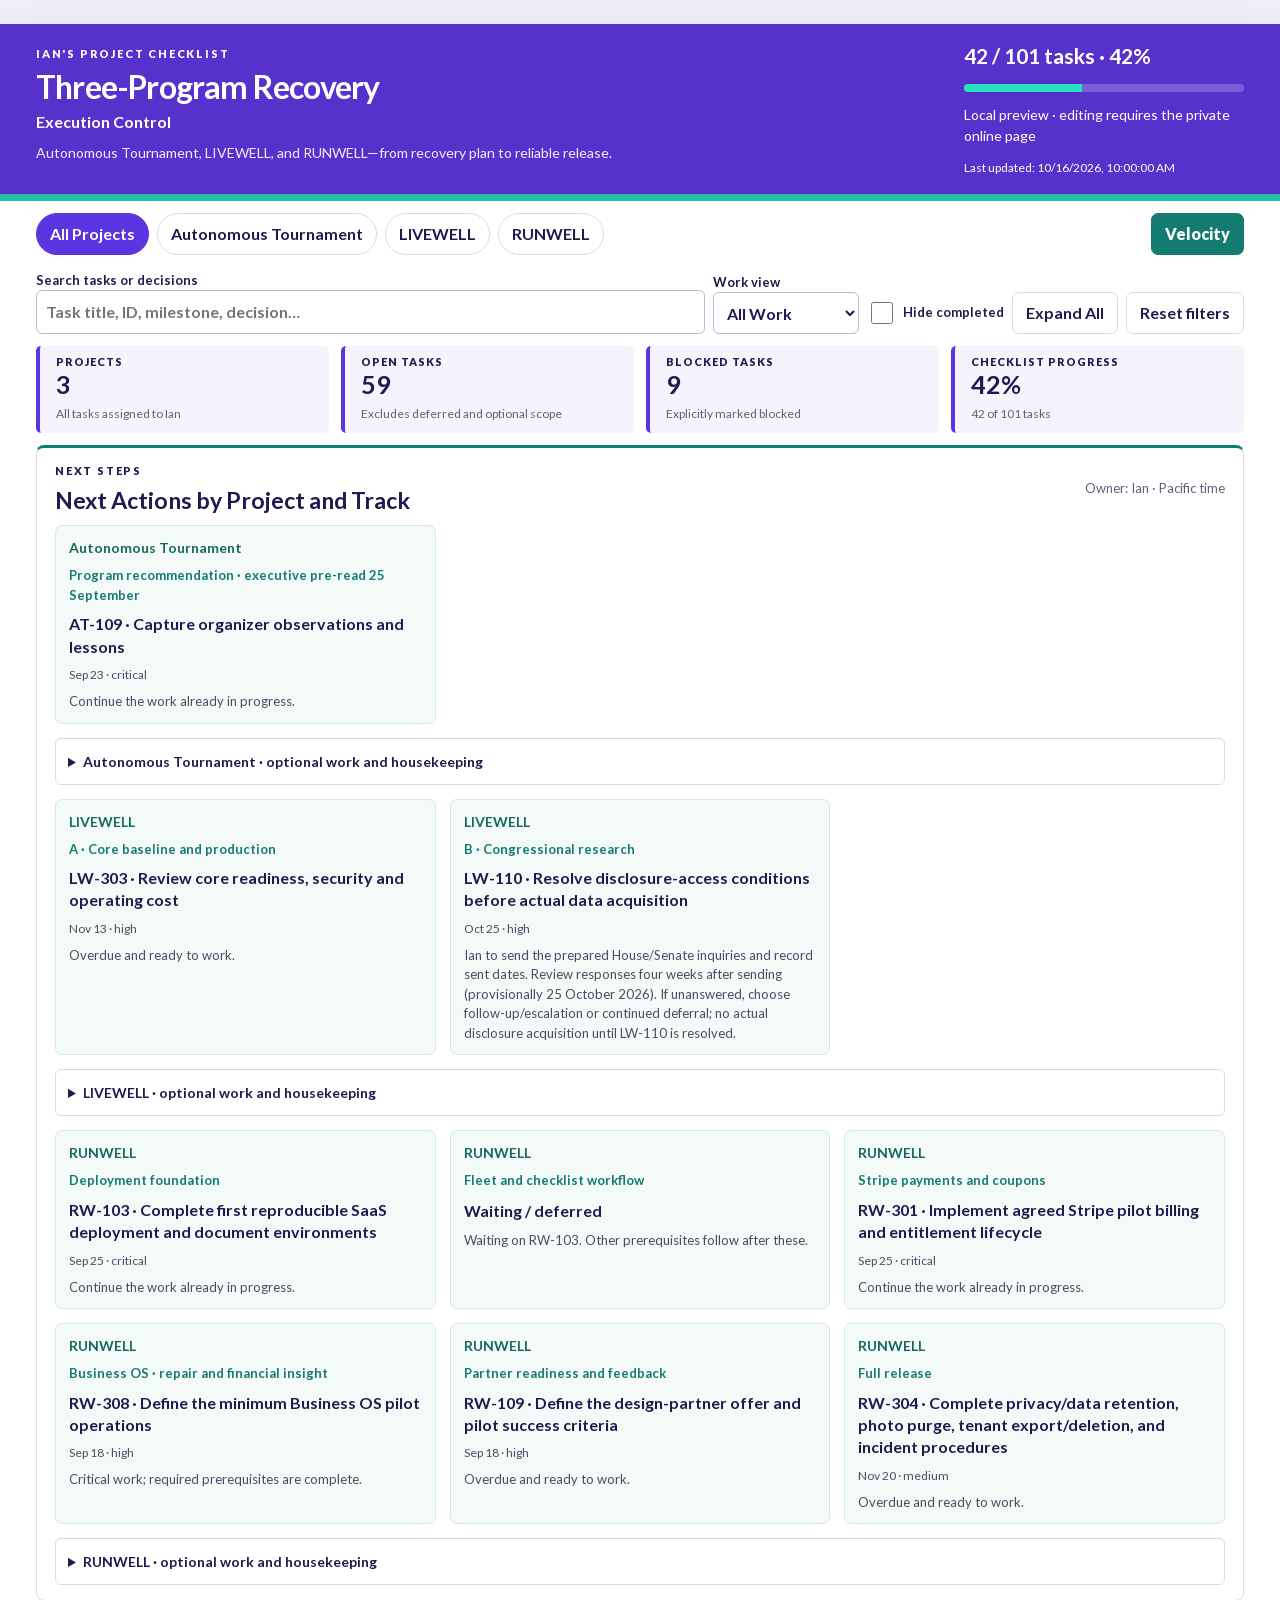
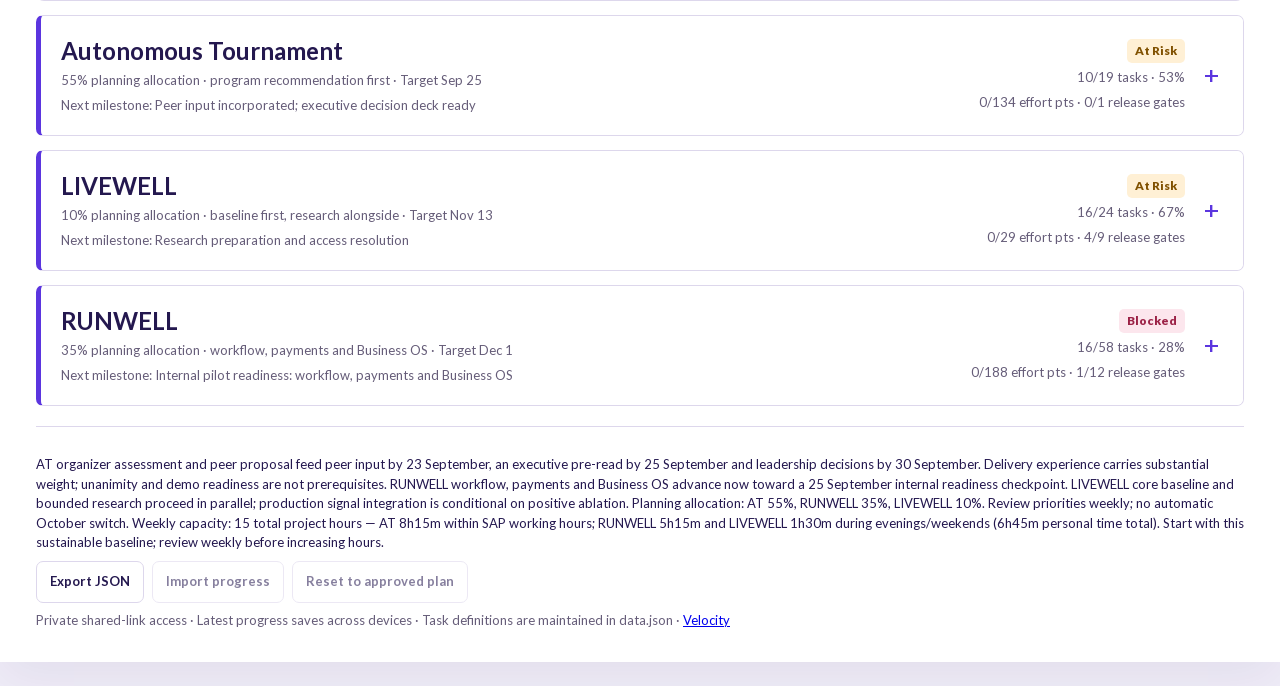
<file: index.html>
<!doctype html><html lang="en"><head><meta charset="utf-8"><meta name="viewport" content="width=device-width,initial-scale=1"><meta name="referrer" content="no-referrer"><title>Three-Program Recovery · Execution Control</title><link rel="stylesheet" href="styles.css"></head><body><main>
<header><div><p class="eyebrow">IAN'S PROJECT CHECKLIST</p><h1>Three-Program Recovery</h1><p class="header-sub">Execution Control</p><p id="subtitle">From recovery plan to reliable release.</p></div><div class="header-status"><strong id="headerProgress">Connecting…</strong><div class="progress"><span id="progressFill"></span></div><p id="sync" role="status" aria-live="polite">Loading shared progress</p><small id="updated"></small></div></header>
<section class="filters" aria-label="Checklist controls"><div class="pills" id="projects" aria-label="Project"><button data-project="all" class="active" aria-pressed="true">All Projects</button><button data-project="AT" aria-pressed="false">Autonomous Tournament</button><button data-project="LW" aria-pressed="false">LIVEWELL</button><button data-project="RW" aria-pressed="false">RUNWELL</button><a class="button velocity-button" href="VELOCITY_URL">Velocity</a></div><div class="filter-row"><label class="search">Search tasks or decisions<input id="search" type="search" placeholder="Task title, ID, milestone, decision…"></label><label>Work view<select id="view"><option value="all">All Work</option><option value="open">Open Work</option><option value="doing">Doing</option><option value="overdue">Overdue</option><option value="critical">Critical Path</option><option value="blocked">Blocked</option><option value="gates">Release Gates</option></select></label><label class="check"><input type="checkbox" id="hideDone"> Hide completed</label><button id="expand">Expand All</button><button id="resetFilters">Reset filters</button></div></section>
<section class="metrics" aria-label="Selected project metrics" id="metrics"></section>
<section class="next"><div class="section-heading"><div><p class="eyebrow">NEXT STEPS</p><h2>Next Actions by Project and Track</h2></div><span class="helper">Owner: Ian · Pacific time</span></div><div id="nextActions"></div></section>
<section class="portfolio" id="cards" aria-label="Project checklists"></section>
<footer><p id="sequence"></p><div class="footer-actions"><button id="export">Export JSON</button><button id="importButton">Import progress</button><input id="import" type="file" accept="application/json,.json" hidden><button id="reset">Reset to approved plan</button></div><p class="helper">Private shared-link access · Latest progress saves across devices · Task definitions are maintained in data.json · <a id="velocityLink" href="VELOCITY_URL">Velocity</a></p></footer>
<div id="toast" role="alert" hidden></div>
<dialog id="editor"><form id="editForm"><div class="section-heading"><h2 id="editTitle"></h2><button type="button" id="closeEditor" aria-label="Close editor"><span class="material-icon" aria-hidden="true">close</span></button></div><div id="editFields"></div><p id="editError" class="error" role="alert"></p><div class="dialog-actions"><button type="button" id="cancelEdit">Cancel</button><button class="primary" type="submit">Save changes</button></div></form></dialog>
</main><script>window.CONFIG=null;</script><script src="logic.js"></script><script src="app.js"></script></body></html>
</file>
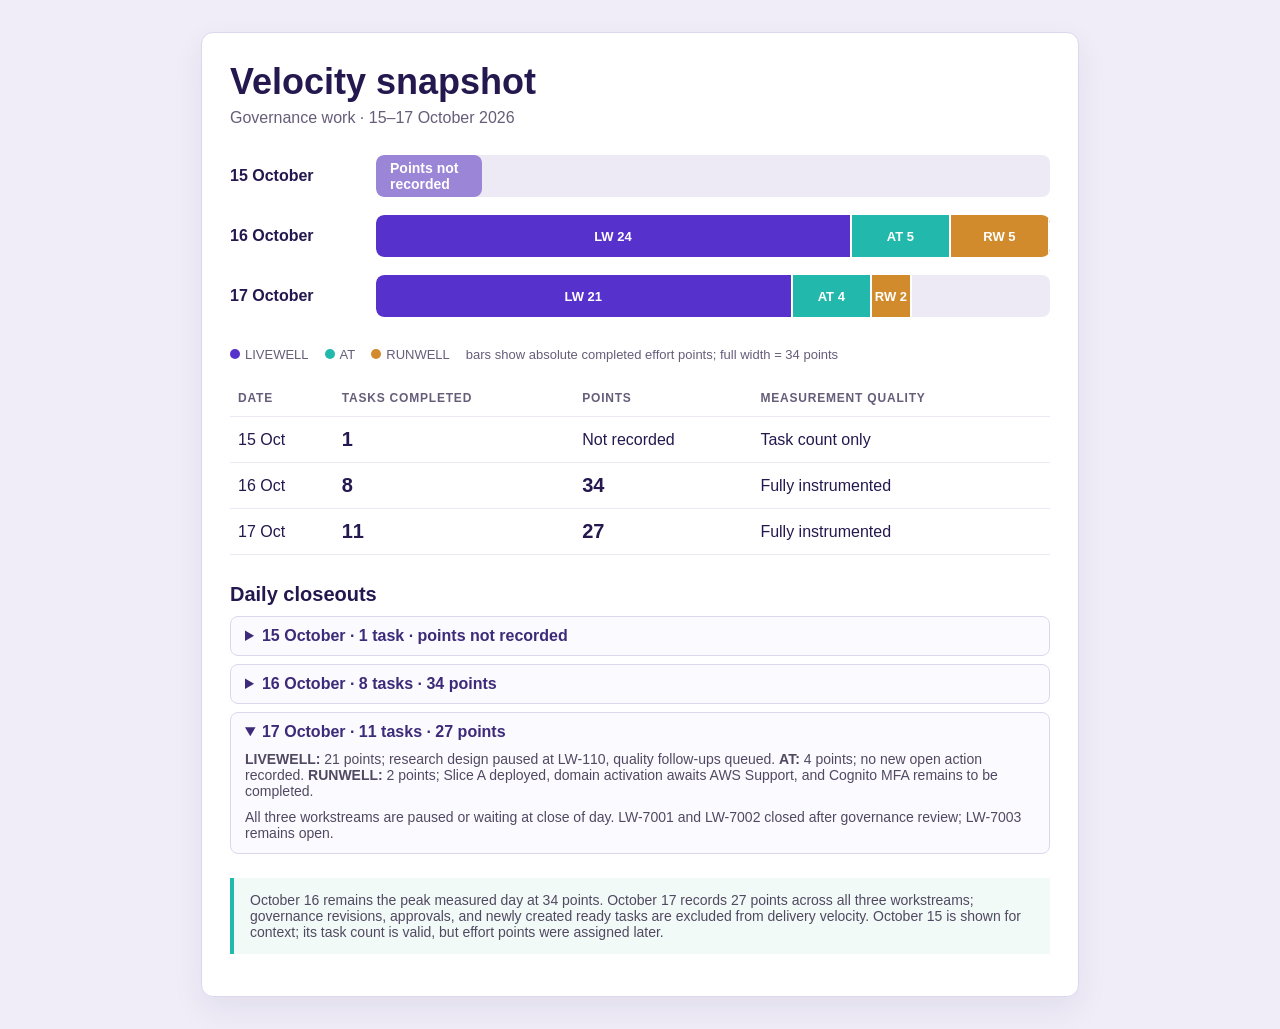
<file: docs/velocity.html>
<!doctype html>
<html lang="en">
<head>
  <meta charset="utf-8">
  <meta name="viewport" content="width=device-width, initial-scale=1">
  <title>Governance velocity · 15–17 October 2026</title>
  <style>
    :root{font-family:Lato,Arial,sans-serif;color:#24184f;background:#f0edf8}
    body{margin:0;padding:32px}.card{max-width:820px;margin:auto;background:#fff;border:1px solid #ddd7ec;border-radius:12px;padding:28px;box-shadow:0 12px 32px #24184f12}
    h1{margin:0 0 6px;font-size:clamp(24px,4vw,36px)}.sub{color:#665d79;margin:0 0 28px}
    .chart{display:grid;grid-template-columns:130px 1fr;gap:18px 16px;align-items:center;margin:24px 0 30px}.day{font-weight:800}.track{height:42px;background:#eeeaf5;border-radius:8px;overflow:hidden;position:relative}.bar{height:100%;display:flex;align-items:center;padding-left:14px;color:#fff;font-weight:800;border-radius:8px;background:#5731cc;min-width:92px}.bar.partial{background:#9b85d6}.stack{display:flex;height:100%;border-radius:8px;overflow:hidden}.seg{height:100%;display:flex;border-right:2px solid #fff;box-sizing:border-box;align-items:center;justify-content:center;color:#fff;font-weight:800;font-size:13px}.lw{background:#5731cc}.at{background:#22b9ac}.rw{background:#d18b2c}.bar span{font-size:14px}.legend{display:flex;gap:16px;flex-wrap:wrap;color:#665d79;font-size:13px}.dot{display:inline-block;width:10px;height:10px;border-radius:50%;margin-right:5px}.points{background:#5731cc}.tasks{background:#22b9ac}
    .closeouts{margin-top:28px}.closeouts h2{font-size:20px;margin:0 0 10px}.closeouts details{border:1px solid #ddd7ec;border-radius:8px;margin:8px 0;padding:10px 14px;background:#fbfaff}.closeouts summary{cursor:pointer;font-weight:800;color:#3d2a79}.closeouts p{margin:10px 0 2px;color:#514961;font-size:14px}
    table{width:100%;border-collapse:collapse;margin-top:18px}th,td{text-align:left;padding:11px 8px;border-bottom:1px solid #eee8f5}th{font-size:12px;text-transform:uppercase;letter-spacing:.8px;color:#665d79}td strong{font-size:20px}.note{margin-top:24px;padding:14px 16px;border-left:4px solid #22b9ac;background:#f2faf8;color:#514961;font-size:14px}
  </style>
</head>
<body>
  <main class="card">
    <h1>Velocity snapshot</h1>
    <p class="sub">Governance work · 15–17 October 2026</p>
    <section class="chart" aria-label="Daily completed effort points">
      <div class="day">15 October</div><div class="track"><div class="bar partial" style="width:12%"><span>Points not recorded</span></div></div>
      <div class="day">16 October</div><div class="track"><div class="stack" style="width:100%"><div class="seg lw" style="width:70.6%">LW 24</div><div class="seg at" style="width:14.7%">AT 5</div><div class="seg rw" style="width:14.7%">RW 5</div></div></div>
      <div class="day">17 October</div><div class="track"><div class="stack" style="width:100%"><div class="seg lw" style="width:61.8%">LW 21</div><div class="seg at" style="width:11.8%">AT 4</div><div class="seg rw" style="width:5.9%">RW 2</div></div></div>
    </section>
    <div class="legend"><span><i class="dot lw"></i>LIVEWELL</span><span><i class="dot at"></i>AT</span><span><i class="dot rw"></i>RUNWELL</span><span>bars show absolute completed effort points; full width = 34 points</span></div>
    <table>
      <thead><tr><th>Date</th><th>Tasks completed</th><th>Points</th><th>Measurement quality</th></tr></thead>
      <tbody>
        <tr><td>15 Oct</td><td><strong>1</strong></td><td>Not recorded</td><td>Task count only</td></tr>
        <tr><td>16 Oct</td><td><strong>8</strong></td><td><strong>34</strong></td><td>Fully instrumented</td></tr>
        <tr><td>17 Oct</td><td><strong>11</strong></td><td><strong>27</strong></td><td>Fully instrumented</td></tr>
      </tbody>
    </table>
    <section class="closeouts" aria-label="Daily closeouts">
      <h2>Daily closeouts</h2>
      <details>
        <summary>15 October · 1 task · points not recorded</summary>
        <p>Context-only measurement. Task count is valid; effort points were assigned later.</p>
      </details>
      <details>
        <summary>16 October · 8 tasks · 34 points</summary>
        <p><strong>LIVEWELL:</strong> 24 points. <strong>AT:</strong> 5 points. <strong>RUNWELL:</strong> 5 points. Fully instrumented day; no unresolved closeout decision recorded.</p>
      </details>
      <details open>
        <summary>17 October · 11 tasks · 27 points</summary>
        <p><strong>LIVEWELL:</strong> 21 points; research design paused at LW-110, quality follow-ups queued. <strong>AT:</strong> 4 points; no new open action recorded. <strong>RUNWELL:</strong> 2 points; Slice A deployed, domain activation awaits AWS Support, and Cognito MFA remains to be completed.</p>
        <p>All three workstreams are paused or waiting at close of day. LW-7001 and LW-7002 closed after governance review; LW-7003 remains open.</p>
      </details>
    </section>
    <p class="note">October 16 remains the peak measured day at 34 points. October 17 records 27 points across all three workstreams; governance revisions, approvals, and newly created ready tasks are excluded from delivery velocity. October 15 is shown for context; its task count is valid, but effort points were assigned later.</p>
  </main>
</body>
</html>
</file>
<file: styles.css>
@font-face{font-family:"Material Symbols Outlined";font-style:normal;font-weight:400;src:url("fonts/MaterialSymbols-UI.woff2") format("woff2");font-display:block;}
@font-face{font-family:"Lato";font-style:normal;font-weight:400;font-display:swap;src:url("fonts/Lato-400.woff2") format("woff2");}
@font-face{font-family:"Lato";font-style:normal;font-weight:700;font-display:swap;src:url("fonts/Lato-700.woff2") format("woff2");}
@font-face{font-family:"Lato";font-style:normal;font-weight:900;font-display:swap;src:url("fonts/Lato-900.woff2") format("woff2");}
:root{font-family:"Lato",Arial,sans-serif;color:#24184f;background:#f0edf8;font-size:16px;line-height:1.5;--purple:#5b35df;--ink:#24184f;--teal:#147b70;--line:#ddd7ec;--wash:#f6f3fc}*{box-sizing:border-box}body{margin:0}main{max-width:1320px;margin:24px auto;background:white;box-shadow:0 16px 48px #24184f12}header{background:#5731cc;color:white;border-bottom:7px solid #22c1ac;padding:28px 36px;display:grid;grid-template-columns:1fr 280px;gap:24px;align-items:center}h1{font-size:clamp(28px,3vw,40px);line-height:1.12;margin:4px 0 6px;letter-spacing:-.8px}h2{font-size:23px;line-height:1.25;margin:0}h3{font-size:18px;margin:0 0 10px}p{margin:8px 0}.eyebrow{font-size:11px;letter-spacing:1.8px;font-weight:800;margin:0 0 6px}.header-sub{font-size:20px;font-weight:700;margin:0}.header-status strong{font-size:21px}.header-status p{font-size:14px}.header-status small{font-size:12px}#subtitle{color:#f3ecff;max-width:700px;font-size:15px}.progress{height:8px;background:#ffffff36;margin:12px 0;overflow:hidden;border-radius:8px}.progress span{height:100%;background:#28dfbf;display:block;width:0}.filters,.metrics,.next,.portfolio,footer{margin:20px 36px}.pills,.filter-row,.footer-actions{display:flex;gap:8px;flex-wrap:wrap;align-items:center}.pills{margin-bottom:16px}button,.button,select,input,textarea{font:inherit}button,.button{cursor:pointer;min-height:42px;border:1px solid var(--line);background:white;color:var(--ink);padding:8px 13px;border-radius:7px;font-weight:700;text-decoration:none;display:inline-flex;align-items:center;justify-content:center}button:hover,.button:hover{border-color:var(--purple);background:var(--wash)}button:disabled{opacity:.55;cursor:wait}.pills button{border-radius:22px}.pills .active,.primary{background:var(--purple);color:white;border-color:var(--purple)}.primary:hover{background:#4723b3;color:white}label{font-size:13px;font-weight:700;display:block}input:not([type=checkbox]),select,textarea{border:1px solid #bdb4d0;border-radius:6px;padding:9px;color:var(--ink);background:white;display:block;width:100%;min-height:42px}input[type=checkbox]{width:22px;height:22px;accent-color:var(--purple);flex-shrink:0}.filter-row{align-items:flex-end}.pills .velocity-button{margin-left:auto;background:var(--teal);color:white;border-color:var(--teal);font-weight:800}.pills .velocity-button:hover{background:#0f625a;color:white;border-color:#0f625a}.filter-row .search{flex:1;min-width:230px}.filter-row label:not(.search){flex-shrink:0}.check{display:flex;align-items:center;gap:7px;min-height:42px}.metrics{display:grid;grid-template-columns:repeat(4,1fr);gap:12px}.metric{padding:13px 18px;background:var(--wash);border-left:4px solid var(--purple);border-radius:5px}.metric span{font-size:11px;text-transform:uppercase;font-weight:800;letter-spacing:1px;display:block}.metric strong{font-size:27px;display:block}.metric small{font-size:12px;color:#665d79}.next{border:1px solid var(--line);border-top:3px solid var(--teal);border-radius:8px;padding:20px}.section-heading{display:flex;align-items:center;justify-content:space-between;gap:12px;margin-bottom:14px}.helper{font-size:13px;color:#665d79}#nextActions{display:grid;grid-template-columns:repeat(3,minmax(0,1fr));gap:14px}.next-item{padding:14px;background:#f3faf8;border:1px solid #d3eae5;border-radius:7px;min-width:0}.next-item h3{font-size:14px;margin:0 0 8px;color:#17695e}.next-item button{text-align:left;display:block;padding:0;background:none;border:0;font-size:16px;min-height:0;line-height:1.4}.next-item small{display:block;color:#514961;margin-top:8px}.next-item p{font-size:13px;color:#514961}.portfolio{margin-top:24px}.project-card{border:1px solid var(--line);border-left:5px solid var(--purple);border-radius:7px;margin:14px 0;overflow:hidden}.project-card>summary{padding:20px;list-style:none;cursor:pointer;display:grid;grid-template-columns:1fr auto 24px;align-items:center;gap:14px;background:#fff}.project-card>summary::-webkit-details-marker{display:none}.project-card>summary:after{content:'add';font-family:'Material Symbols Outlined';font-weight:400;font-feature-settings:'liga';font-size:25px;color:var(--purple)}.project-card[open]>summary:after{content:'remove'}.project-card>summary h2{font-size:24px}.project-card>summary small{display:block;font-size:13px;color:#665d79;margin-top:5px}.card-count{text-align:right;font-size:14px}.badge{display:inline-block;padding:3px 8px;border-radius:5px;background:#e5f4ef;color:#176051;font-size:12px;font-weight:800}.badge.blocked{background:#fce6ed;color:#9b2146}.badge.at-risk{background:#fff0d5;color:#805100}.project-body{padding:0 20px 22px;border-top:1px solid var(--line)}.context{display:grid;grid-template-columns:1fr 1fr;gap:14px;margin-top:18px}.context article{padding:16px;background:var(--wash);border-radius:6px}.context p,.context li{font-size:14px}.context summary{cursor:pointer;font-size:14px;font-weight:bold}.note-section{margin:20px 0;padding:18px;border:1px solid var(--line);border-radius:6px}.note-section textarea{min-height:88px;resize:vertical}.note-bottom{display:flex;align-items:center;gap:10px;flex-wrap:wrap;margin-top:10px}.note-bottom label{display:flex;align-items:center;gap:8px}.note-bottom input{max-width:140px}.phase{margin:22px 0}.phase>h3{font-size:12px;letter-spacing:1.1px;text-transform:uppercase;padding:10px 12px;background:#eee8fa;color:#4b2ca2;border-radius:4px}.task{border-bottom:1px solid var(--line);padding:12px 0;display:grid;grid-template-columns:28px minmax(0,1fr) auto;gap:10px;align-items:start}.task .title{font-size:16px;font-weight:700;display:block}.task.done .title{color:#6d657e;text-decoration:line-through}.task-meta{font-size:12px;color:#665d79;display:flex;gap:7px;flex-wrap:wrap;margin:4px 0}.task-meta .overdue{color:#a32641;font-weight:bold}.task details{font-size:14px;color:#514961}.task details summary{cursor:pointer;color:#5435a5;font-weight:700}.task p{white-space:pre-wrap;overflow-wrap:anywhere}.task .edit-task{font-size:13px;min-height:36px;padding:6px 10px}.task:target,.highlight{outline:3px solid #21bda6;outline-offset:3px;background:#f0faf7}.gates,.decisions,.costs{padding:16px;background:#faf9fc;border:1px solid var(--line);border-radius:6px;margin:18px 0}.gate-row,.decision-row{border-top:1px solid var(--line);padding:10px 0;display:flex;justify-content:space-between;gap:12px;font-size:14px}.gate-row button{font-size:12px;padding:3px 7px;min-height:30px}.gate-links{display:flex;gap:4px;flex-wrap:wrap}.decision-row small{display:block;color:#665d79}.costs>summary{cursor:pointer;font-weight:bold}.empty{padding:22px;background:var(--wash);color:#665d79;border-radius:6px}footer{padding:20px 0 24px;border-top:1px solid var(--line)}footer>p{font-size:13px}footer button,footer .button{font-size:13px}dialog{border:1px solid var(--line);border-radius:12px;max-width:660px;width:calc(100% - 30px);max-height:90vh;padding:24px;color:var(--ink)}dialog::backdrop{background:#19102d80}dialog label{margin:12px 0}dialog textarea{min-height:80px}.dialog-grid{display:grid;grid-template-columns:1fr 1fr;gap:12px}.dialog-actions{display:flex;justify-content:flex-end;gap:10px;margin-top:18px}.error{color:#aa2445;white-space:pre-wrap}#toast{position:fixed;bottom:22px;left:50%;transform:translateX(-50%);max-width:calc(100% - 24px);background:#24184f;color:white;padding:15px 20px;border-radius:9px;box-shadow:0 5px 20px #0003;z-index:10}button:focus-visible,summary:focus-visible,input:focus-visible,select:focus-visible,textarea:focus-visible,.button:focus-visible{outline:3px solid #169f90;outline-offset:3px}[hidden]{display:none!important}summary{scroll-margin-top:20px}button,a{overflow-wrap:anywhere}@media(max-width:800px){main{margin:0}header{padding:24px 20px;grid-template-columns:1fr}.header-status{max-width:380px}.filters,.metrics,.next,.portfolio,footer{margin-left:20px;margin-right:20px}.metrics{grid-template-columns:repeat(2,1fr)}#nextActions{grid-template-columns:1fr}.context{grid-template-columns:1fr}.section-heading{align-items:flex-start;flex-wrap:wrap}.project-card>summary{grid-template-columns:1fr 20px;padding:16px}.project-card>summary:after{grid-column:2;grid-row:1}.card-count{text-align:left;grid-column:1}.project-card>summary h2{font-size:23px}.project-body{padding:0 14px 18px}.task{grid-template-columns:26px minmax(0,1fr)}.edit-task{grid-column:2;justify-self:start}.gate-row,.decision-row{flex-direction:column}.filter-row .search{min-width:100%}.dialog-grid{grid-template-columns:1fr}.next{padding:16px}}@media(prefers-reduced-motion:reduce){*{scroll-behavior:auto!important}}@media print{.filters,footer,.edit-task,.note-bottom{display:none}main{margin:0;box-shadow:none}header{background:#eee;color:#24184f}}

@media(min-width:801px){header{padding:20px 36px;gap:20px}h1{font-size:36px}.header-sub{font-size:18px}.filters,.metrics,.next,.portfolio{margin-top:16px;margin-bottom:16px}.metric{padding:10px 16px}.metric strong{font-size:25px}.next{padding:15px 18px}.next-item{padding:11px 13px}.next-item p{margin-bottom:0}.section-heading{margin-bottom:11px}}

input:not([type=checkbox]),select,textarea{font-size:16px}

@media(min-width:801px){header{padding:16px 36px}h1{font-size:32px}.header-sub{font-size:16px}#subtitle{font-size:14px}.filters,.metrics,.next,.portfolio{margin-top:12px;margin-bottom:12px}.metric{padding:9px 16px}.metric span,.metric strong{line-height:1.25}.next-item small{font-size:12px}}

.decision-status{display:inline-flex;align-items:center;gap:5px;border-radius:20px;padding:3px 10px;font-size:12px;font-weight:800;margin:0 8px 7px 0;white-space:nowrap}.decision-status.resolved{background:#dff3eb;color:#14614f;border:1px solid #afd6c5}.decision-status.open{background:#fff0d5;color:#805100;border:1px solid #e9ce9b}.decision-row{padding:14px 12px;margin:9px 0;border:1px solid var(--line);border-left:4px solid #ddb861;border-radius:6px;align-items:flex-start}.decision-row.is-resolved{border-left-color:#29977e;background:#f2faf6}.decision-content{min-width:0;flex:1}.decision-content p{overflow-wrap:anywhere}.decision-row>button{flex-shrink:0}.task-decisions{background:#f1f8f5;border-left:3px solid #29977e;padding:12px;margin:12px 0}.decisions .section-heading h3{margin:0}

.material-icon{font-family:"Material Symbols Outlined";font-weight:400;font-style:normal;font-size:18px;line-height:1;display:inline-block;vertical-align:middle;letter-spacing:normal;text-transform:none;white-space:nowrap;word-wrap:normal;direction:ltr;font-feature-settings:"liga";-webkit-font-smoothing:antialiased;flex-shrink:0}.sr-only{position:absolute;width:1px;height:1px;padding:0;margin:-1px;overflow:hidden;clip:rect(0,0,0,0);white-space:nowrap;border:0}

/* Status ribbons supplement the written status and completion check. */
.task{border-left:3px solid var(--line);padding-left:10px}
.task.doing{border-left-color:var(--teal)}
.task.blocked{border-left-color:#b34e68}

#nextActions .next-support{grid-column:1/-1}.next-support{padding:12px;border:1px solid var(--line);border-radius:6px;align-self:start}.next-support>summary{cursor:pointer;font-size:14px;font-weight:700}.next-support .next-item{margin-top:10px}.next-item>b{display:block;font-size:13px;color:var(--teal,#137d72);margin-bottom:8px}

/* Effort points: neutral task badges and status-segmented project bars. */
.effort-badge{display:inline-block;margin-left:7px;padding:1px 6px;border:1px solid #cfc6e5;border-radius:10px;background:#f7f4fc;color:#59468f;font-size:11px;font-weight:800;vertical-align:2px;white-space:nowrap}.effort-summary{display:flex;align-items:center;gap:18px;margin:18px 0;padding:14px 16px;background:#faf9fc;border:1px solid var(--line);border-radius:7px}.effort-summary b{display:block;font-size:14px}.effort-summary small{display:block;color:#665d79;font-size:12px}.effort-bar{height:10px;display:flex;flex:1;min-width:160px;overflow:hidden;background:#eeeaf5;border-radius:8px}.effort-bar span{display:block;height:100%}.effort-done{background:#29977e}.effort-doing{background:#22b9ad}.effort-blocked{background:#c84a70}.effort-ready{background:#9b85d6}
@media(max-width:800px){.effort-summary{align-items:stretch;flex-direction:column;gap:8px}.effort-bar{min-width:0}}
</file>
